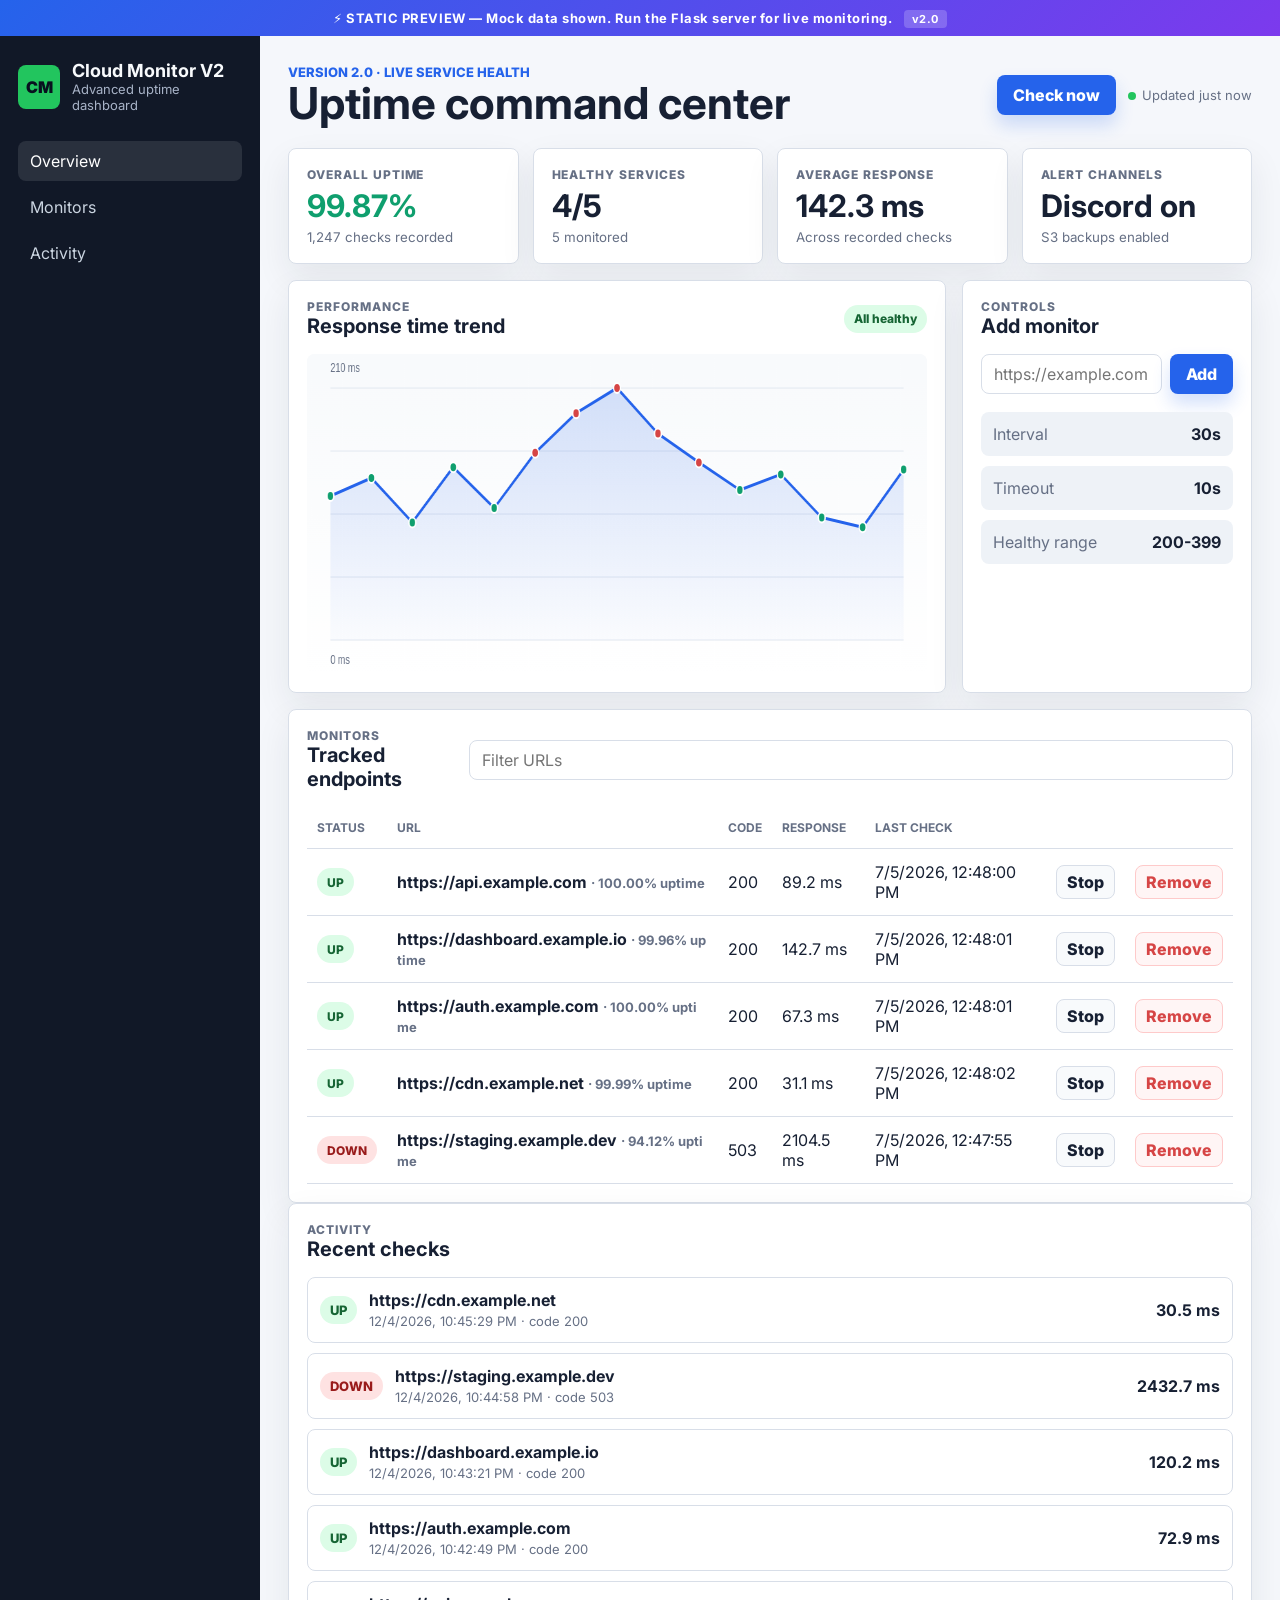
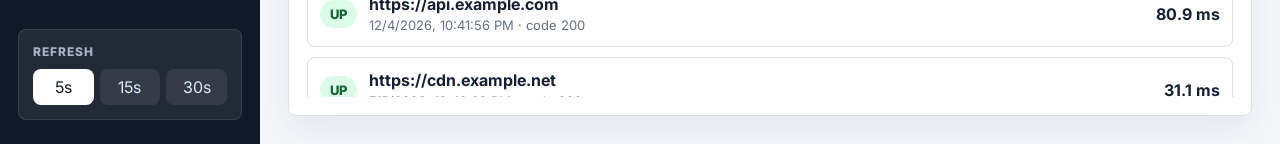
<file: preview.html>
<!doctype html>
<html lang="en">
<head>
  <meta charset="utf-8">
  <meta name="viewport" content="width=device-width, initial-scale=1">
  <title>Cloud Uptime Monitor V2 — Preview</title>
  <meta name="description" content="Live preview of the Cloud Uptime Monitor V2 dashboard with simulated monitoring data.">
  <link rel="preconnect" href="https://fonts.googleapis.com">
  <link rel="preconnect" href="https://fonts.gstatic.com" crossorigin>
  <link href="https://fonts.googleapis.com/css2?family=Inter:wght@400;600;700;800;900&display=swap" rel="stylesheet">
  <style>
    :root {
      --bg: #f5f7fb;
      --surface: #ffffff;
      --surface-strong: #eef2f7;
      --ink: #172033;
      --muted: #667085;
      --line: #d8dee8;
      --green: #0f9f6e;
      --red: #d64545;
      --amber: #c97706;
      --blue: #2563eb;
      --navy: #111827;
      --shadow: 0 14px 35px rgba(23, 32, 51, 0.08);
    }

    * { box-sizing: border-box; }

    body {
      margin: 0;
      background: var(--bg);
      color: var(--ink);
      font-family: Inter, ui-sans-serif, system-ui, -apple-system, BlinkMacSystemFont, "Segoe UI", sans-serif;
      letter-spacing: 0;
    }

    button, input { font: inherit; }
    button { cursor: pointer; }

    .app-shell {
      display: grid;
      grid-template-columns: 260px minmax(0, 1fr);
      min-height: 100vh;
    }

    .sidebar {
      background: var(--navy);
      color: #f8fafc;
      padding: 24px 18px;
      display: flex;
      flex-direction: column;
      gap: 28px;
    }

    .brand {
      display: flex;
      align-items: center;
      gap: 12px;
    }

    .brand-mark {
      width: 44px;
      height: 44px;
      display: grid;
      place-items: center;
      border-radius: 8px;
      background: #22c55e;
      color: #08111f;
      font-weight: 900;
    }

    .brand h1, .brand p, .topbar h2, .topbar p, .panel h3 { margin: 0; }
    .brand h1 { font-size: 18px; }
    .brand p { color: #a8b3c7; font-size: 13px; }

    .nav { display: grid; gap: 6px; }
    .nav a {
      color: #cbd5e1;
      text-decoration: none;
      padding: 10px 12px;
      border-radius: 8px;
      transition: background 0.2s, color 0.2s;
    }
    .nav a.active, .nav a:hover {
      background: rgba(255, 255, 255, 0.1);
      color: #ffffff;
    }

    .side-panel {
      margin-top: auto;
      background: rgba(255, 255, 255, 0.08);
      border: 1px solid rgba(255, 255, 255, 0.1);
      border-radius: 8px;
      padding: 14px;
    }

    .label {
      display: block;
      color: var(--muted);
      font-size: 12px;
      font-weight: 800;
      letter-spacing: 0.08em;
      text-transform: uppercase;
    }
    .sidebar .label { color: #a8b3c7; }

    .segmented {
      display: grid;
      grid-template-columns: repeat(3, 1fr);
      gap: 6px;
      margin-top: 10px;
    }

    .segment {
      border: 0;
      border-radius: 8px;
      padding: 8px;
      background: rgba(255, 255, 255, 0.08);
      color: #dbeafe;
      transition: background 0.2s, color 0.2s;
    }
    .segment.active {
      background: #ffffff;
      color: var(--navy);
    }

    .content {
      min-width: 0;
      padding: 28px;
    }

    .topbar {
      display: flex;
      justify-content: space-between;
      gap: 18px;
      align-items: center;
      margin-bottom: 22px;
    }

    .eyebrow {
      color: var(--blue);
      font-size: 13px;
      font-weight: 800;
      text-transform: uppercase;
    }

    .topbar h2 {
      font-size: clamp(28px, 4vw, 44px);
      line-height: 1.05;
    }

    .actions {
      display: flex;
      align-items: center;
      gap: 12px;
      flex-wrap: wrap;
      justify-content: flex-end;
    }

    .primary-btn, .add-form button {
      border: 0;
      border-radius: 8px;
      background: var(--blue);
      color: #ffffff;
      min-height: 40px;
      padding: 0 16px;
      font-weight: 800;
      box-shadow: 0 10px 18px rgba(37, 99, 235, 0.2);
      transition: transform 0.15s, box-shadow 0.15s;
    }
    .primary-btn:hover, .add-form button:hover {
      transform: translateY(-1px);
      box-shadow: 0 14px 24px rgba(37, 99, 235, 0.3);
    }

    .muted { color: var(--muted); font-size: 13px; }

    .metrics-grid {
      display: grid;
      grid-template-columns: repeat(4, minmax(0, 1fr));
      gap: 14px;
      margin-bottom: 16px;
    }

    .metric, .panel {
      background: var(--surface);
      border: 1px solid var(--line);
      border-radius: 8px;
      box-shadow: var(--shadow);
    }
    .metric { padding: 18px; }
    .metric strong {
      display: block;
      margin-top: 8px;
      font-size: 31px;
      line-height: 1;
    }
    .metric small {
      display: block;
      color: var(--muted);
      margin-top: 8px;
    }

    .split-layout {
      display: grid;
      grid-template-columns: minmax(0, 2fr) minmax(290px, 0.8fr);
      gap: 16px;
      margin-bottom: 16px;
    }

    .panel { padding: 18px; }
    .panel-heading {
      display: flex;
      justify-content: space-between;
      gap: 16px;
      align-items: center;
      margin-bottom: 16px;
    }
    .panel h3 { font-size: 20px; }

    .status-pill, .state-dot {
      display: inline-flex;
      align-items: center;
      justify-content: center;
      border-radius: 999px;
      min-height: 28px;
      padding: 0 10px;
      font-size: 12px;
      font-weight: 800;
    }
    .status-pill.ok, .state-dot.up { background: #dcfce7; color: #166534; }
    .status-pill.bad, .state-dot.down { background: #fee2e2; color: #991b1b; }
    .status-pill.pending, .state-dot.pending { background: #fef3c7; color: #92400e; }

    .chart-panel canvas {
      width: 100%;
      height: 320px;
      display: block;
      border-radius: 8px;
      background: linear-gradient(180deg, #f8fafc, #ffffff);
    }

    .add-form {
      display: grid;
      grid-template-columns: 1fr auto;
      gap: 8px;
    }

    .add-form input, .filter {
      width: 100%;
      min-height: 40px;
      border: 1px solid var(--line);
      border-radius: 8px;
      padding: 0 12px;
      color: var(--ink);
      background: #ffffff;
      transition: border-color 0.2s, box-shadow 0.2s;
    }
    .add-form input:focus, .filter:focus {
      outline: none;
      border-color: var(--blue);
      box-shadow: 0 0 0 3px rgba(37, 99, 235, 0.15);
    }

    .config-list { display: grid; gap: 10px; margin-top: 18px; }
    .config-list div {
      display: flex;
      justify-content: space-between;
      gap: 12px;
      padding: 12px;
      border-radius: 8px;
      background: var(--surface-strong);
    }
    .config-list span { color: var(--muted); }

    .table-wrap { overflow-x: auto; }
    table { width: 100%; border-collapse: collapse; min-width: 760px; }
    th, td { padding: 13px 10px; border-bottom: 1px solid var(--line); text-align: left; }
    th { color: var(--muted); font-size: 12px; text-transform: uppercase; }
    .url-cell { font-weight: 700; word-break: break-all; }

    .secondary-btn, .danger-btn {
      border-radius: 8px;
      min-height: 34px;
      padding: 0 10px;
      font-weight: 800;
      transition: transform 0.1s;
    }
    .secondary-btn:hover, .danger-btn:hover { transform: scale(1.04); }
    .secondary-btn { border: 1px solid var(--line); background: #f8fafc; color: var(--ink); }
    .danger-btn { border: 1px solid #fecaca; background: #fff5f5; color: var(--red); }

    .activity-feed {
      display: grid;
      gap: 10px;
      max-height: 420px;
      overflow-y: auto;
    }

    .activity-item {
      display: grid;
      grid-template-columns: auto 1fr auto;
      gap: 12px;
      align-items: center;
      padding: 12px;
      border: 1px solid var(--line);
      border-radius: 8px;
      transition: background 0.15s;
    }
    .activity-item:hover { background: var(--surface-strong); }
    .activity-item strong { display: block; word-break: break-all; }
    .activity-item span { color: var(--muted); font-size: 13px; }

    /* Preview banner */
    .preview-banner {
      background: linear-gradient(135deg, #2563eb 0%, #7c3aed 100%);
      color: #fff;
      text-align: center;
      padding: 10px 16px;
      font-size: 13px;
      font-weight: 700;
      letter-spacing: 0.04em;
    }
    .preview-banner span {
      background: rgba(255,255,255,0.2);
      border-radius: 4px;
      padding: 2px 8px;
      margin-left: 8px;
      font-size: 11px;
    }

    /* Animations */
    @keyframes fadeInUp {
      from { opacity: 0; transform: translateY(12px); }
      to   { opacity: 1; transform: translateY(0); }
    }
    .metric, .panel, .activity-item {
      animation: fadeInUp 0.4s ease both;
    }
    .metrics-grid .metric:nth-child(2) { animation-delay: 0.06s; }
    .metrics-grid .metric:nth-child(3) { animation-delay: 0.12s; }
    .metrics-grid .metric:nth-child(4) { animation-delay: 0.18s; }

    /* Pulse for live dot */
    @keyframes pulse {
      0%, 100% { opacity: 1; }
      50% { opacity: 0.4; }
    }
    .live-dot {
      display: inline-block;
      width: 8px; height: 8px;
      background: #22c55e;
      border-radius: 50%;
      margin-right: 6px;
      animation: pulse 1.8s ease-in-out infinite;
    }

    @media (max-width: 1050px) {
      .app-shell { grid-template-columns: 1fr; }
      .sidebar {
        position: static;
        flex-direction: row;
        flex-wrap: wrap;
        align-items: center;
      }
      .nav { grid-auto-flow: column; overflow-x: auto; }
      .side-panel { margin-top: 0; margin-left: auto; }
      .metrics-grid, .split-layout { grid-template-columns: repeat(2, minmax(0, 1fr)); }
    }

    @media (max-width: 720px) {
      .content { padding: 18px; }
      .topbar, .panel-heading {
        align-items: flex-start;
        flex-direction: column;
      }
      .actions, .side-panel { width: 100%; }
      .metrics-grid, .split-layout { grid-template-columns: 1fr; }
      .metric strong { font-size: 26px; }
      .add-form { grid-template-columns: 1fr; }
    }
  </style>
</head>
<body>
  <div class="preview-banner">
    ⚡ STATIC PREVIEW — Mock data shown. Run the Flask server for live monitoring.
    <span>v2.0</span>
  </div>

  <div class="app-shell">
    <aside class="sidebar">
      <div class="brand">
        <div class="brand-mark">CM</div>
        <div>
          <h1>Cloud Monitor V2</h1>
          <p>Advanced uptime dashboard</p>
        </div>
      </div>

      <nav class="nav">
        <a href="#overview" class="active">Overview</a>
        <a href="#monitors">Monitors</a>
        <a href="#activity">Activity</a>
      </nav>

      <div class="side-panel">
        <span class="label">Refresh</span>
        <div class="segmented">
          <button class="segment active" data-refresh="5000">5s</button>
          <button class="segment" data-refresh="15000">15s</button>
          <button class="segment" data-refresh="30000">30s</button>
        </div>
      </div>
    </aside>

    <main class="content">
      <header class="topbar">
        <div>
          <p class="eyebrow">Version 2.0 · Live Service Health</p>
          <h2>Uptime command center</h2>
        </div>
        <div class="actions">
          <button id="checkNow" class="primary-btn">Check now</button>
          <span id="lastUpdated" class="muted"><span class="live-dot"></span>Updated just now</span>
        </div>
      </header>

      <section id="overview" class="metrics-grid">
        <div class="metric">
          <span class="label">Overall uptime</span>
          <strong id="overallUptime" style="color: var(--green)">99.87%</strong>
          <small id="overallTrend">1,247 checks recorded</small>
        </div>
        <div class="metric">
          <span class="label">Healthy services</span>
          <strong id="healthyCount">4/5</strong>
          <small id="totalCount">5 monitored</small>
        </div>
        <div class="metric">
          <span class="label">Average response</span>
          <strong id="avgResponse">142.3 ms</strong>
          <small>Across recorded checks</small>
        </div>
        <div class="metric">
          <span class="label">Alert channels</span>
          <strong id="alertState">Discord on</strong>
          <small id="backupState">S3 backups enabled</small>
        </div>
      </section>

      <section class="split-layout">
        <div class="panel chart-panel">
          <div class="panel-heading">
            <div>
              <span class="label">Performance</span>
              <h3>Response time trend</h3>
            </div>
            <span class="status-pill ok" id="healthPill">All healthy</span>
          </div>
          <canvas id="responseChart" width="900" height="320"></canvas>
        </div>

        <div class="panel control-panel">
          <div class="panel-heading">
            <div>
              <span class="label">Controls</span>
              <h3>Add monitor</h3>
            </div>
          </div>
          <form id="addUrlForm" class="add-form" onsubmit="event.preventDefault()">
            <input id="urlInput" type="text" placeholder="https://example.com" autocomplete="off">
            <button type="submit">Add</button>
          </form>
          <div class="config-list">
            <div><span>Interval</span><strong>30s</strong></div>
            <div><span>Timeout</span><strong>10s</strong></div>
            <div><span>Healthy range</span><strong>200-399</strong></div>
          </div>
        </div>
      </section>

      <section id="monitors" class="panel">
        <div class="panel-heading">
          <div>
            <span class="label">Monitors</span>
            <h3>Tracked endpoints</h3>
          </div>
          <input id="filterInput" class="filter" type="search" placeholder="Filter URLs">
        </div>
        <div class="table-wrap">
          <table>
            <thead>
              <tr>
                <th>Status</th>
                <th>URL</th>
                <th>Code</th>
                <th>Response</th>
                <th>Last check</th>
                <th></th>
                <th></th>
              </tr>
            </thead>
            <tbody id="monitorRows"></tbody>
          </table>
        </div>
      </section>

      <section id="activity" class="panel">
        <div class="panel-heading">
          <div>
            <span class="label">Activity</span>
            <h3>Recent checks</h3>
          </div>
        </div>
        <div id="activityFeed" class="activity-feed"></div>
      </section>
    </main>
  </div>

  <script>
    // ── Mock Data ──────────────────────────────────────────────
    const MOCK_MONITORS = [
      { url: "https://api.example.com",     is_up: true,  status_code: 200, response_ms: 89.2,   timestamp: "2026-07-05T12:48:00Z", uptime_pct: "100.00" },
      { url: "https://dashboard.example.io", is_up: true,  status_code: 200, response_ms: 142.7,  timestamp: "2026-07-05T12:48:01Z", uptime_pct: "99.96" },
      { url: "https://auth.example.com",     is_up: true,  status_code: 200, response_ms: 67.3,   timestamp: "2026-07-05T12:48:01Z", uptime_pct: "100.00" },
      { url: "https://cdn.example.net",      is_up: true,  status_code: 200, response_ms: 31.1,   timestamp: "2026-07-05T12:48:02Z", uptime_pct: "99.99" },
      { url: "https://staging.example.dev",  is_up: false, status_code: 503, response_ms: 2104.5, timestamp: "2026-07-05T12:47:55Z", uptime_pct: "94.12" },
    ];

    const MOCK_CHART = [
      { avg_ms: 120, uptime_pct: 100 },
      { avg_ms: 135, uptime_pct: 100 },
      { avg_ms: 98,  uptime_pct: 100 },
      { avg_ms: 144, uptime_pct: 100 },
      { avg_ms: 110, uptime_pct: 100 },
      { avg_ms: 156, uptime_pct: 99.8 },
      { avg_ms: 189, uptime_pct: 99.2 },
      { avg_ms: 210, uptime_pct: 98.5 },
      { avg_ms: 172, uptime_pct: 99.1 },
      { avg_ms: 148, uptime_pct: 99.9 },
      { avg_ms: 125, uptime_pct: 100 },
      { avg_ms: 138, uptime_pct: 100 },
      { avg_ms: 102, uptime_pct: 100 },
      { avg_ms: 94,  uptime_pct: 100 },
      { avg_ms: 142, uptime_pct: 100 },
    ];

    // ── Render Monitors Table ──────────────────────────────────
    function renderMonitors() {
      const tbody = document.getElementById("monitorRows");
      tbody.innerHTML = MOCK_MONITORS.map(m => {
        const cls = m.is_up ? "up" : "down";
        const txt = m.is_up ? "UP" : "DOWN";
        const ts  = new Date(m.timestamp).toLocaleString();
        return `
          <tr>
            <td><span class="state-dot ${cls}">${txt}</span></td>
            <td class="url-cell">${m.url} <span class="muted"> · ${m.uptime_pct}% uptime</span></td>
            <td>${m.status_code}</td>
            <td>${m.response_ms.toFixed(1)} ms</td>
            <td>${ts}</td>
            <td><button class="secondary-btn">Stop</button></td>
            <td><button class="danger-btn">Remove</button></td>
          </tr>`;
      }).join("");
    }

    // ── Render Activity Feed ───────────────────────────────────
    function renderActivity() {
      const feed = document.getElementById("activityFeed");
      // repeat monitors as recent checks
      const logs = [...MOCK_MONITORS, ...MOCK_MONITORS.map(m => ({
        ...m,
        response_ms: m.response_ms * (0.8 + Math.random() * 0.4),
        timestamp: new Date(Date.now() - Math.random() * 300000).toISOString()
      }))].sort((a,b) => new Date(b.timestamp) - new Date(a.timestamp));

      feed.innerHTML = logs.map(l => {
        const cls = l.is_up ? "up" : "down";
        const txt = l.is_up ? "UP" : "DOWN";
        return `
          <div class="activity-item">
            <span class="state-dot ${cls}">${txt}</span>
            <div>
              <strong>${l.url}</strong>
              <span>${new Date(l.timestamp).toLocaleString()} · code ${l.status_code}</span>
            </div>
            <strong>${l.response_ms.toFixed(1)} ms</strong>
          </div>`;
      }).join("");
    }

    // ── Draw Chart ─────────────────────────────────────────────
    function drawChart() {
      const canvas = document.getElementById("responseChart");
      const ctx = canvas.getContext("2d");
      const points = MOCK_CHART;
      const width = canvas.width;
      const height = canvas.height;
      const padding = 34;

      ctx.clearRect(0, 0, width, height);

      // gradient background
      const bgGrad = ctx.createLinearGradient(0, 0, 0, height);
      bgGrad.addColorStop(0, "#f8fafc");
      bgGrad.addColorStop(1, "#ffffff");
      ctx.fillStyle = bgGrad;
      ctx.fillRect(0, 0, width, height);

      // grid lines
      ctx.strokeStyle = "#e2e8f0";
      ctx.lineWidth = 1;
      for (let i = 0; i < 5; i++) {
        const y = padding + ((height - padding * 2) / 4) * i;
        ctx.beginPath();
        ctx.moveTo(padding, y);
        ctx.lineTo(width - padding, y);
        ctx.stroke();
      }

      const values = points.map(p => p.avg_ms);
      const max = Math.max(...values, 100);
      const plotW = width - padding * 2;
      const plotH = height - padding * 2;

      // area fill
      ctx.beginPath();
      points.forEach((p, i) => {
        const x = padding + (plotW / (points.length - 1)) * i;
        const y = height - padding - (p.avg_ms / max) * plotH;
        if (i === 0) ctx.moveTo(x, y);
        else ctx.lineTo(x, y);
      });
      const lastX = padding + plotW;
      ctx.lineTo(lastX, height - padding);
      ctx.lineTo(padding, height - padding);
      ctx.closePath();
      const areaGrad = ctx.createLinearGradient(0, padding, 0, height - padding);
      areaGrad.addColorStop(0, "rgba(37, 99, 235, 0.18)");
      areaGrad.addColorStop(1, "rgba(37, 99, 235, 0.02)");
      ctx.fillStyle = areaGrad;
      ctx.fill();

      // line
      ctx.beginPath();
      points.forEach((p, i) => {
        const x = padding + (plotW / (points.length - 1)) * i;
        const y = height - padding - (p.avg_ms / max) * plotH;
        if (i === 0) ctx.moveTo(x, y);
        else ctx.lineTo(x, y);
      });
      ctx.strokeStyle = "#2563eb";
      ctx.lineWidth = 3;
      ctx.lineJoin = "round";
      ctx.stroke();

      // dots
      points.forEach((p, i) => {
        const x = padding + (plotW / (points.length - 1)) * i;
        const y = height - padding - (p.avg_ms / max) * plotH;
        ctx.beginPath();
        ctx.arc(x, y, 5, 0, Math.PI * 2);
        ctx.fillStyle = p.uptime_pct >= 100 ? "#0f9f6e" : "#d64545";
        ctx.fill();
        ctx.strokeStyle = "#fff";
        ctx.lineWidth = 2;
        ctx.stroke();
      });

      // axis labels
      ctx.fillStyle = "#667085";
      ctx.font = "13px Inter, sans-serif";
      ctx.fillText("0 ms", padding, height - 10);
      ctx.fillText(`${max.toFixed(0)} ms`, padding, 18);
    }

    // ── Init ───────────────────────────────────────────────────
    renderMonitors();
    renderActivity();
    drawChart();

    // Interactive segment buttons
    document.querySelectorAll(".segment").forEach(btn => {
      btn.addEventListener("click", () => {
        document.querySelectorAll(".segment").forEach(b => b.classList.remove("active"));
        btn.classList.add("active");
      });
    });

    // Nav links
    document.querySelectorAll(".nav a").forEach(a => {
      a.addEventListener("click", () => {
        document.querySelectorAll(".nav a").forEach(l => l.classList.remove("active"));
        a.classList.add("active");
      });
    });
  </script>
</body>
</html>
</file>
